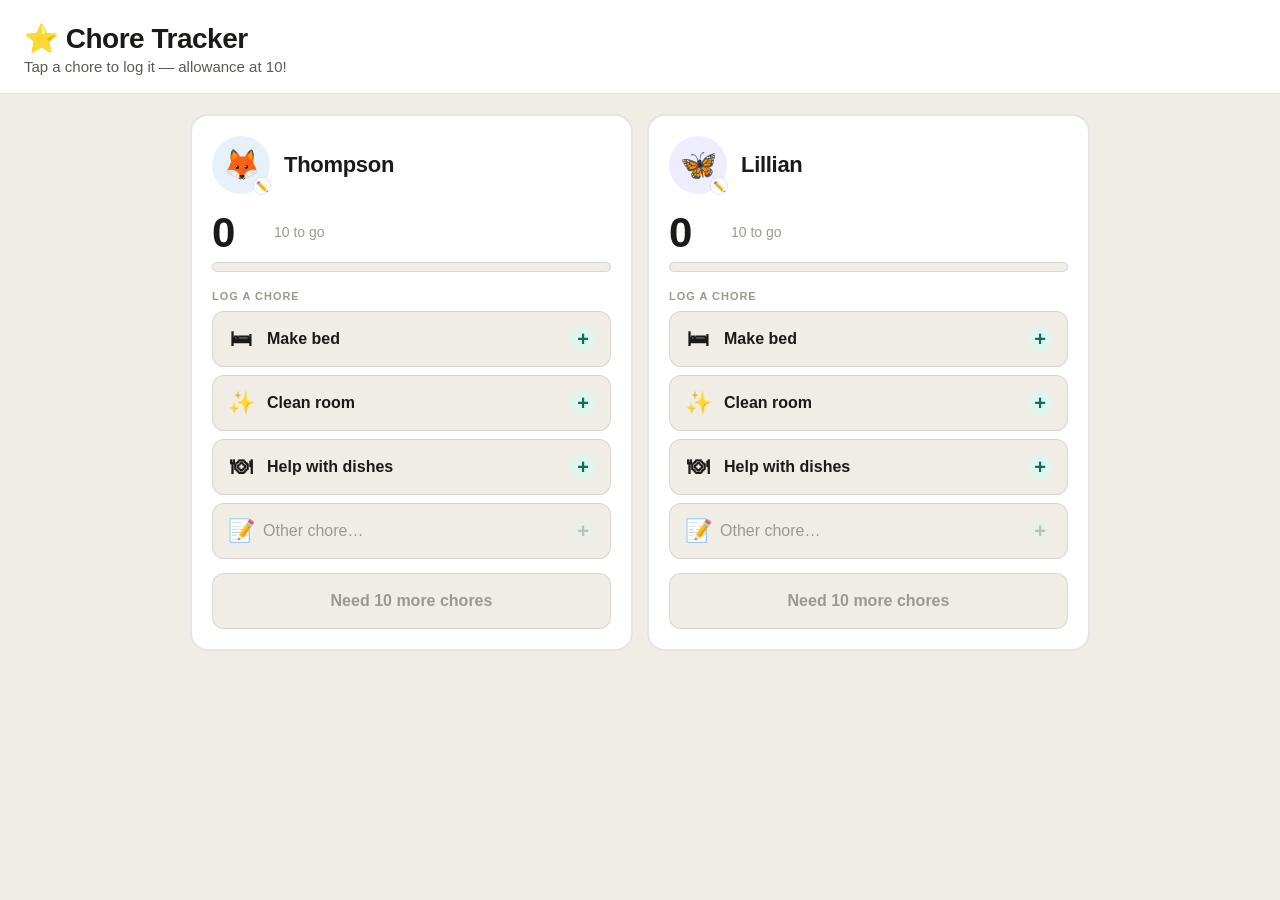
<file: index.html>
<!DOCTYPE html>
<html lang="en">
<head>
  <meta charset="UTF-8">
  <meta name="viewport" content="width=device-width, initial-scale=1.0, viewport-fit=cover">
  <title>Chore Tracker</title>
  <meta name="apple-mobile-web-app-capable" content="yes">
  <meta name="apple-mobile-web-app-status-bar-style" content="black-translucent">
  <meta name="apple-mobile-web-app-title" content="Chores">
  <meta name="theme-color" content="#1D9E75">
  <link rel="manifest" href="manifest.json">
  <link rel="apple-touch-icon" href="icon-192.png">
  <link rel="stylesheet" href="style.css">
</head>
<body>

  <div class="install-banner hidden" id="installBanner">
    <span>📲 <strong>Add to Home Screen:</strong> tap Share → "Add to Home Screen"</span>
    <button class="install-banner-close" onclick="dismissBanner()">✕</button>
  </div>

  <header class="page-header">
    <h1>⭐ Chore Tracker</h1>
    <p>Tap a chore to log it — allowance at 10!</p>
  </header>

  <main class="main">
    <div class="children-grid" id="grid"></div>
  </main>

  <!-- Avatar picker modal -->
  <div class="modal-overlay hidden" id="avatarModal">
    <div class="modal">
      <div class="modal-title">Choose an avatar</div>
      <div class="emoji-grid" id="emojiGrid"></div>
      <button class="modal-cancel" onclick="closeAvatarModal()">Cancel</button>
    </div>
  </div>

  <div class="toast" id="toast"></div>

  <script src="app.js"></script>
</body>
</html>
</file>
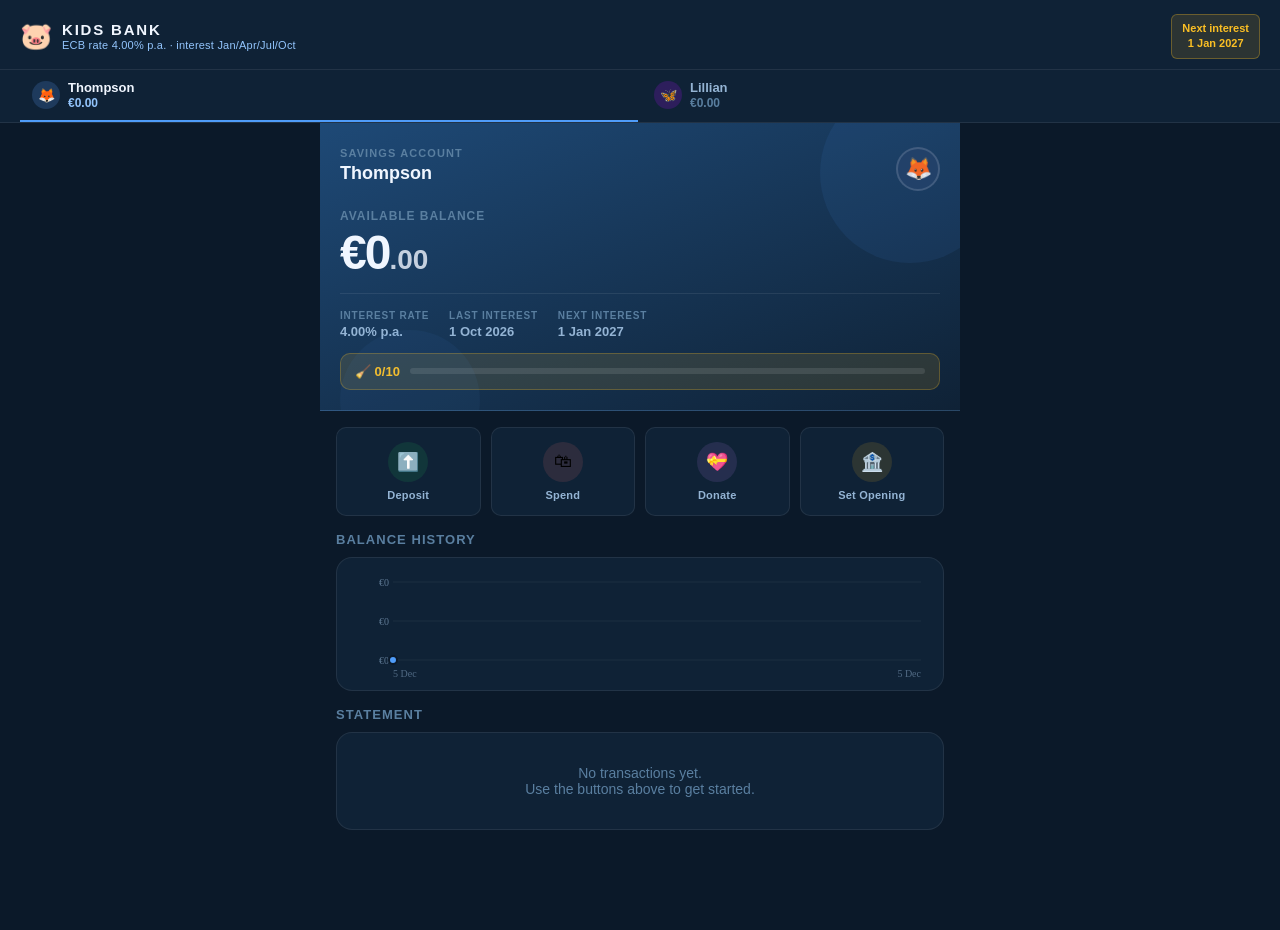
<file: bank/index.html>
<!DOCTYPE html>
<html lang="en">
<head>
  <meta charset="UTF-8">
  <meta name="viewport" content="width=device-width, initial-scale=1.0, viewport-fit=cover">
  <title>Kids Bank</title>
  <meta name="apple-mobile-web-app-capable" content="yes">
  <meta name="apple-mobile-web-app-status-bar-style" content="black">
  <meta name="apple-mobile-web-app-title" content="Bank">
  <meta name="theme-color" content="#1a3a5c">
  <link rel="manifest" href="manifest.json">
  <link rel="apple-touch-icon" href="bank-icon-180.png">
  <link rel="stylesheet" href="style.css">
</head>
<body>

  <!-- Header -->
  <header class="app-header">
    <div class="header-inner">
      <div class="bank-logo">
        <span class="bank-logo-icon">🐷</span>
        <div>
          <div class="bank-name">KIDS BANK</div>
          <div class="bank-tagline" id="rateLabel">Loading rate…</div>
        </div>
      </div>
      <div class="header-right">
        <div class="next-interest-badge" id="nextBadge"></div>
      </div>
    </div>
    <!-- Account tabs -->
    <div class="account-tabs" id="accountTabs"></div>
  </header>

  <!-- Main account view -->
  <main class="main" id="mainContent"></main>

  <!-- Transaction modal -->
  <div class="modal-overlay hidden" id="txModal">
    <div class="modal">
      <div class="modal-header">
        <div class="modal-title" id="txModalTitle">New Transaction</div>
        <button class="modal-close" onclick="closeTxModal()">✕</button>
      </div>
      <div class="tx-type-row" id="txTypeRow">
        <button class="tx-type-btn active" data-type="deposit">⬆️<br>Deposit</button>
        <button class="tx-type-btn" data-type="spend">🛍<br>Spend</button>
        <button class="tx-type-btn" data-type="donate">💝<br>Donate</button>
      </div>
      <div class="form-group">
        <label class="form-label">Amount</label>
        <div class="amount-input-wrap">
          <span class="amount-currency">€</span>
          <input class="amount-input" id="txAmount" type="number" min="0.01" step="0.01" placeholder="0.00" inputmode="decimal">
        </div>
      </div>
      <div class="form-group">
        <label class="form-label">Description <span class="optional">(optional)</span></label>
        <input class="form-input" id="txNote" type="text" maxlength="40" placeholder="e.g. Birthday money">
      </div>
      <div class="modal-actions">
        <button class="btn-secondary" onclick="closeTxModal()">Cancel</button>
        <button class="btn-primary" onclick="confirmTx()">Confirm</button>
      </div>
    </div>
  </div>

  <!-- Opening balance modal -->
  <div class="modal-overlay hidden" id="openingModal">
    <div class="modal">
      <div class="modal-header">
        <div class="modal-title">Opening Balance</div>
        <button class="modal-close" onclick="closeOpeningModal()">✕</button>
      </div>
      <p class="modal-desc">Set the starting balance for this account.</p>
      <div class="form-group">
        <label class="form-label">Balance</label>
        <div class="amount-input-wrap">
          <span class="amount-currency">€</span>
          <input class="amount-input" id="openingAmount" type="number" min="0" step="0.01" placeholder="0.00" inputmode="decimal">
        </div>
      </div>
      <div class="modal-actions">
        <button class="btn-secondary" onclick="closeOpeningModal()">Cancel</button>
        <button class="btn-primary" onclick="confirmOpening()">Set Balance</button>
      </div>
    </div>
  </div>

  <!-- Allowance approval modal -->
  <div class="modal-overlay hidden" id="allowanceModal">
    <div class="modal">
      <div class="modal-header">
        <div class="modal-title">Allowance Ready 🎉</div>
        <button class="modal-close" onclick="closeAllowanceModal()">✕</button>
      </div>
      <p class="modal-desc" id="allowanceText"></p>
      <div class="modal-actions">
        <button class="btn-secondary" onclick="closeAllowanceModal()">Not yet</button>
        <button class="btn-primary" onclick="confirmAllowance()">Pay €5.00</button>
      </div>
    </div>
  </div>

  <div class="toast" id="toast"></div>
  <script src="app.js"></script>
</body>
</html>
</file>
<file: style.css>
*, *::before, *::after { box-sizing: border-box; margin: 0; padding: 0; }

:root {
  --green-50: #E1F5EE;
  --green-100: #9FE1CB;
  --green-400: #1D9E75;
  --green-600: #0F6E56;
  --green-800: #085041;
  --bg: #F0EDE6;
  --card: #FFFFFF;
  --text-primary: #1a1a18;
  --text-secondary: #5a5a54;
  --text-muted: #9a9a90;
  --border: rgba(0,0,0,0.1);
  --border-strong: rgba(0,0,0,0.2);
  --radius: 18px;
  --radius-sm: 12px;
}

@media (prefers-color-scheme: dark) {
  :root {
    --bg: #1a1a18;
    --card: #252523;
    --text-primary: #f0ede6;
    --text-secondary: #9a9a90;
    --text-muted: #6a6a62;
    --border: rgba(255,255,255,0.1);
    --border-strong: rgba(255,255,255,0.2);
  }
}

body {
  font-family: -apple-system, 'Helvetica Neue', Arial, sans-serif;
  background: var(--bg);
  color: var(--text-primary);
  min-height: 100vh;
  padding-top: env(safe-area-inset-top);
  padding-left: env(safe-area-inset-left);
  padding-right: env(safe-area-inset-right);
  padding-bottom: env(safe-area-inset-bottom);
}

/* ── Install banner ── */
.install-banner {
  background: var(--green-50);
  border-bottom: 1px solid var(--green-100);
  padding: 12px 18px;
  font-size: 14px;
  color: var(--green-800);
  display: flex;
  align-items: center;
  gap: 10px;
}
.install-banner.hidden { display: none; }
.install-banner-close {
  margin-left: auto;
  background: none;
  border: none;
  font-size: 20px;
  color: var(--green-600);
  cursor: pointer;
  padding: 0 4px;
  flex-shrink: 0;
}

/* ── Header ── */
.page-header {
  background: var(--card);
  border-bottom: 1px solid var(--border);
  padding: 22px 24px 18px;
  position: sticky;
  top: 0;
  z-index: 10;
}
.page-header h1 {
  font-size: 28px;
  font-weight: 800;
  color: var(--text-primary);
  letter-spacing: -0.5px;
}
.page-header p {
  font-size: 15px;
  color: var(--text-secondary);
  margin-top: 3px;
}

/* ── Layout ── */
.main {
  padding: 20px 14px 80px;
}

.children-grid {
  display: grid;
  grid-template-columns: 1fr 1fr;
  gap: 14px;
  max-width: 900px;
  margin: 0 auto;
}

@media (max-width: 600px) {
  .children-grid { grid-template-columns: 1fr; }
}

/* ── Card ── */
.child-card {
  background: var(--card);
  border: 2px solid var(--border);
  border-radius: var(--radius);
  padding: 20px;
  transition: border-color 0.25s, box-shadow 0.25s;
}

.child-card.ready {
  border-color: var(--green-400);
  box-shadow: 0 0 0 4px rgba(29,158,117,0.12);
}

/* ── Child header ── */
.child-header {
  display: flex;
  align-items: center;
  gap: 14px;
  margin-bottom: 18px;
}

.avatar-btn {
  width: 58px;
  height: 58px;
  border-radius: 50%;
  border: none;
  font-size: 30px;
  display: flex;
  align-items: center;
  justify-content: center;
  cursor: pointer;
  flex-shrink: 0;
  position: relative;
  transition: transform 0.15s;
  -webkit-tap-highlight-color: transparent;
  padding: 0;
}
.avatar-btn:active { transform: scale(0.93); }

.avatar-edit-hint {
  position: absolute;
  bottom: -1px;
  right: -1px;
  width: 18px;
  height: 18px;
  background: var(--card);
  border: 1.5px solid var(--border);
  border-radius: 50%;
  font-size: 10px;
  display: flex;
  align-items: center;
  justify-content: center;
  pointer-events: none;
}

.child-name {
  font-size: 22px;
  font-weight: 800;
  color: var(--text-primary);
  letter-spacing: -0.3px;
}

/* ── Progress ── */
.progress-section { margin-bottom: 18px; }

.progress-row {
  display: flex;
  align-items: center;
  gap: 10px;
  margin-bottom: 8px;
}

.progress-count {
  font-size: 42px;
  font-weight: 900;
  color: var(--text-primary);
  line-height: 1;
  min-width: 52px;
  letter-spacing: -1px;
}

.progress-meta {
  font-size: 14px;
  color: var(--text-muted);
  line-height: 1.4;
}

.progress-meta .ready-label {
  color: var(--green-400);
  font-weight: 700;
  font-size: 15px;
}

.progress-track {
  height: 10px;
  background: var(--bg);
  border-radius: 5px;
  overflow: hidden;
  border: 1px solid var(--border);
}

.progress-fill {
  height: 100%;
  border-radius: 5px;
  background: var(--green-400);
  transition: width 0.5s cubic-bezier(.34,1.56,.64,1);
}

/* ── Section label ── */
.section-label {
  font-size: 11px;
  text-transform: uppercase;
  letter-spacing: 0.09em;
  color: var(--text-muted);
  font-weight: 700;
  margin-bottom: 9px;
}

/* ── Chore buttons ── */
.chores-list {
  display: flex;
  flex-direction: column;
  gap: 8px;
  margin-bottom: 14px;
}

.chore-btn {
  display: flex;
  align-items: center;
  gap: 12px;
  background: var(--bg);
  border: 1.5px solid var(--border);
  border-radius: var(--radius-sm);
  padding: 14px 14px;
  cursor: pointer;
  font-size: 16px;
  font-weight: 600;
  color: var(--text-primary);
  text-align: left;
  width: 100%;
  min-height: 56px;
  transition: background 0.12s, transform 0.1s, border-color 0.12s;
  -webkit-tap-highlight-color: transparent;
}

.chore-btn:hover { background: var(--card); border-color: var(--border-strong); }
.chore-btn:active { transform: scale(0.97); }

.chore-icon { font-size: 22px; width: 28px; text-align: center; flex-shrink: 0; }
.chore-label { flex: 1; }

.chore-plus {
  width: 26px;
  height: 26px;
  background: var(--green-50);
  color: var(--green-600);
  border-radius: 50%;
  display: flex;
  align-items: center;
  justify-content: center;
  font-size: 20px;
  font-weight: 700;
  line-height: 1;
  flex-shrink: 0;
}

/* ── Other chore row ── */
.other-row {
  display: flex;
  align-items: center;
  gap: 8px;
  background: var(--bg);
  border: 1.5px solid var(--border);
  border-radius: var(--radius-sm);
  padding: 8px 14px;
  min-height: 56px;
  transition: border-color 0.12s;
}
.other-row:focus-within { border-color: var(--border-strong); background: var(--card); }
.other-icon { font-size: 22px; width: 28px; text-align: center; flex-shrink: 0; }

.other-input {
  flex: 1;
  border: none;
  background: transparent;
  font-size: 16px;
  font-weight: 600;
  color: var(--text-primary);
  outline: none;
  padding: 4px 0;
  min-width: 0;
}
.other-input::placeholder { color: var(--text-muted); font-weight: 400; }

.other-submit {
  width: 26px;
  height: 26px;
  background: var(--green-50);
  color: var(--green-600);
  border: none;
  border-radius: 50%;
  display: flex;
  align-items: center;
  justify-content: center;
  font-size: 20px;
  font-weight: 700;
  flex-shrink: 0;
  cursor: pointer;
  padding: 0;
  transition: background 0.12s, transform 0.1s;
  -webkit-tap-highlight-color: transparent;
}
.other-submit:hover { background: var(--green-100); }
.other-submit:active { transform: scale(0.93); }
.other-submit:disabled { opacity: 0.3; cursor: default; }

/* ── Pay button ── */
.pay-btn {
  width: 100%;
  padding: 16px;
  border: none;
  border-radius: var(--radius-sm);
  font-size: 16px;
  font-weight: 800;
  cursor: pointer;
  min-height: 56px;
  transition: background 0.15s, transform 0.1s;
  -webkit-tap-highlight-color: transparent;
}
.pay-btn.active { background: var(--green-400); color: #fff; }
.pay-btn.active:hover { background: var(--green-600); }
.pay-btn.active:active { transform: scale(0.98); }
.pay-btn.inactive {
  background: var(--bg);
  color: var(--text-muted);
  border: 1.5px solid var(--border);
  cursor: default;
}

/* ── History ── */
.history-section {
  margin-top: 14px;
  border-top: 1.5px solid var(--border);
  padding-top: 12px;
}

.history-item {
  display: flex;
  align-items: center;
  padding: 6px 0;
  gap: 8px;
}

.history-item-label {
  font-size: 13px;
  color: var(--text-secondary);
  flex: 1;
  min-width: 0;
  overflow: hidden;
  text-overflow: ellipsis;
  white-space: nowrap;
}
.history-item-label.pay { color: var(--green-400); font-weight: 700; }

.history-item-time {
  font-size: 12px;
  color: var(--text-muted);
  white-space: nowrap;
  flex-shrink: 0;
}

.history-item-remove {
  width: 26px;
  height: 26px;
  border: none;
  background: transparent;
  color: var(--text-muted);
  border-radius: 50%;
  display: flex;
  align-items: center;
  justify-content: center;
  font-size: 18px;
  cursor: pointer;
  flex-shrink: 0;
  padding: 0;
  opacity: 0.4;
  transition: opacity 0.15s, background 0.12s, color 0.12s;
  -webkit-tap-highlight-color: transparent;
}
.history-item:hover .history-item-remove { opacity: 1; }
.history-item-remove:hover { background: #FCEBEB; color: #A32D2D; }
.history-item-remove:active { background: #FCEBEB; color: #A32D2D; opacity: 1; }

/* ── Avatar modal ── */
.modal-overlay {
  position: fixed;
  inset: 0;
  background: rgba(0,0,0,0.4);
  display: flex;
  align-items: center;
  justify-content: center;
  z-index: 100;
  padding: 24px;
}
.modal-overlay.hidden { display: none; }

.modal {
  background: var(--card);
  border-radius: var(--radius);
  padding: 24px;
  max-width: 340px;
  width: 100%;
  box-shadow: 0 20px 60px rgba(0,0,0,0.25);
}

.modal-title {
  font-size: 20px;
  font-weight: 800;
  color: var(--text-primary);
  margin-bottom: 18px;
  text-align: center;
}

.emoji-grid {
  display: grid;
  grid-template-columns: repeat(5, 1fr);
  gap: 10px;
  margin-bottom: 18px;
}

.emoji-option {
  aspect-ratio: 1;
  border: 2px solid var(--border);
  border-radius: 14px;
  background: var(--bg);
  font-size: 28px;
  display: flex;
  align-items: center;
  justify-content: center;
  cursor: pointer;
  transition: border-color 0.12s, transform 0.1s, background 0.12s;
  -webkit-tap-highlight-color: transparent;
}
.emoji-option:hover { border-color: var(--green-400); background: var(--green-50); }
.emoji-option:active { transform: scale(0.92); }
.emoji-option.selected { border-color: var(--green-400); background: var(--green-50); }

.modal-cancel {
  width: 100%;
  padding: 14px;
  background: var(--bg);
  border: 1.5px solid var(--border);
  border-radius: var(--radius-sm);
  font-size: 16px;
  font-weight: 700;
  color: var(--text-secondary);
  cursor: pointer;
  -webkit-tap-highlight-color: transparent;
}

/* ── Toast ── */
.toast {
  position: fixed;
  bottom: calc(24px + env(safe-area-inset-bottom));
  left: 50%;
  transform: translateX(-50%) translateY(80px);
  background: var(--green-800);
  color: #E1F5EE;
  border-radius: var(--radius-sm);
  padding: 14px 22px;
  font-size: 15px;
  font-weight: 700;
  z-index: 999;
  opacity: 0;
  transition: transform 0.35s cubic-bezier(.34,1.56,.64,1), opacity 0.3s;
  max-width: 340px;
  text-align: center;
  pointer-events: none;
  white-space: nowrap;
}
.toast.show {
  transform: translateX(-50%) translateY(0);
  opacity: 1;
  pointer-events: auto;
}

@keyframes pop {
  0%   { transform: scale(1); }
  40%  { transform: scale(1.03); }
  100% { transform: scale(1); }
}
.child-card.popped { animation: pop 0.25s ease; }
</file>
<file: bank/style.css>
*, *::before, *::after { box-sizing: border-box; margin: 0; padding: 0; }

:root {
  /* Navy bank palette */
  --navy-900: #0b1929;
  --navy-800: #0f2236;
  --navy-700: #1a3a5c;
  --navy-600: #1e4976;
  --navy-500: #2563a8;
  --accent:   #4f9cf9;
  --accent-light: #93c5fd;
  --gold:     #f0c040;
  --gold-dark: #b8920a;

  --green:    #22c55e;
  --green-bg: rgba(34,197,94,0.12);
  --red:      #f87171;
  --red-bg:   rgba(248,113,113,0.12);
  --purple:   #c084fc;
  --purple-bg:rgba(192,132,252,0.12);
  --amber:    #fbbf24;
  --amber-bg: rgba(251,191,36,0.12);

  --bg:       #0b1929;
  --surface:  #0f2236;
  --surface-2:#162d47;
  --surface-3:#1a3a5c;
  --text-1:   #f0f6ff;
  --text-2:   #94b4d4;
  --text-3:   #5a7fa0;
  --border:   rgba(255,255,255,0.08);
  --border-2: rgba(255,255,255,0.14);
  --radius:   16px;
  --radius-sm:10px;
  --radius-xs: 6px;
}

body {
  font-family: -apple-system, 'SF Pro Display', 'Helvetica Neue', Arial, sans-serif;
  background: var(--bg);
  color: var(--text-1);
  min-height: 100vh;
  padding-top: env(safe-area-inset-top);
  padding-bottom: env(safe-area-inset-bottom);
}

/* ── App Header ── */
.app-header {
  background: var(--navy-800);
  border-bottom: 1px solid var(--border);
  position: sticky;
  top: 0;
  z-index: 20;
}

.header-inner {
  display: flex;
  align-items: center;
  justify-content: space-between;
  padding: 14px 20px 10px;
}

.bank-logo {
  display: flex;
  align-items: center;
  gap: 10px;
}

.bank-logo-icon {
  font-size: 26px;
  line-height: 1;
}

.bank-name {
  font-size: 15px;
  font-weight: 800;
  letter-spacing: 0.12em;
  color: var(--text-1);
}

.bank-tagline {
  font-size: 11px;
  color: var(--accent-light);
  margin-top: 1px;
  letter-spacing: 0.02em;
}

.next-interest-badge {
  background: var(--amber-bg);
  border: 1px solid rgba(251,191,36,0.3);
  border-radius: var(--radius-xs);
  padding: 6px 10px;
  font-size: 11px;
  font-weight: 600;
  color: var(--amber);
  text-align: center;
  white-space: pre-line;
  line-height: 1.4;
}

/* ── Account Tabs ── */
.account-tabs {
  display: flex;
  padding: 0 20px;
  gap: 4px;
  border-top: 1px solid var(--border);
}

.account-tab {
  flex: 1;
  display: flex;
  align-items: center;
  gap: 8px;
  padding: 10px 12px;
  background: none;
  border: none;
  border-bottom: 2px solid transparent;
  cursor: pointer;
  transition: all 0.15s;
  -webkit-tap-highlight-color: transparent;
}

.account-tab.active {
  border-bottom-color: var(--accent);
}

.tab-avatar {
  width: 28px;
  height: 28px;
  border-radius: 50%;
  font-size: 14px;
  display: flex;
  align-items: center;
  justify-content: center;
  flex-shrink: 0;
}

.tab-info { text-align: left; }
.tab-name {
  font-size: 13px;
  font-weight: 700;
  color: var(--text-2);
}
.account-tab.active .tab-name { color: var(--text-1); }
.tab-balance {
  font-size: 12px;
  font-weight: 600;
  color: var(--text-3);
  margin-top: 1px;
}
.account-tab.active .tab-balance { color: var(--accent-light); }

/* ── Main ── */
.main {
  padding: 0 0 100px;
  max-width: 640px;
  margin: 0 auto;
}

/* ── Hero Balance Card ── */
.hero-card {
  background: linear-gradient(160deg, var(--navy-600) 0%, var(--navy-800) 100%);
  border-bottom: 1px solid var(--border);
  padding: 24px 20px 20px;
  position: relative;
  overflow: hidden;
}

.hero-card::before {
  content: '';
  position: absolute;
  top: -40px; right: -40px;
  width: 180px; height: 180px;
  border-radius: 50%;
  background: rgba(79,156,249,0.08);
  pointer-events: none;
}

.hero-card::after {
  content: '';
  position: absolute;
  bottom: -60px; left: 20px;
  width: 140px; height: 140px;
  border-radius: 50%;
  background: rgba(79,156,249,0.05);
  pointer-events: none;
}

.hero-top {
  display: flex;
  align-items: flex-start;
  justify-content: space-between;
  margin-bottom: 18px;
}

.hero-account-label {
  font-size: 11px;
  text-transform: uppercase;
  letter-spacing: 0.1em;
  color: var(--text-3);
  font-weight: 600;
  margin-bottom: 4px;
}

.hero-name {
  font-size: 18px;
  font-weight: 800;
  color: var(--text-1);
}

.hero-avatar {
  width: 44px;
  height: 44px;
  border-radius: 50%;
  font-size: 22px;
  display: flex;
  align-items: center;
  justify-content: center;
  border: 2px solid rgba(255,255,255,0.15);
}

.hero-balance-label {
  font-size: 12px;
  color: var(--text-3);
  text-transform: uppercase;
  letter-spacing: 0.08em;
  font-weight: 600;
  margin-bottom: 6px;
}

.hero-balance {
  font-size: 48px;
  font-weight: 900;
  color: var(--text-1);
  letter-spacing: -2px;
  line-height: 1;
  font-variant-numeric: tabular-nums;
}

.hero-balance .cents {
  font-size: 28px;
  font-weight: 700;
  letter-spacing: 0;
  opacity: 0.8;
}

.hero-meta {
  display: flex;
  gap: 20px;
  margin-top: 16px;
  padding-top: 16px;
  border-top: 1px solid var(--border);
}

.hero-meta-item {}
.hero-meta-label {
  font-size: 10px;
  text-transform: uppercase;
  letter-spacing: 0.08em;
  color: var(--text-3);
  font-weight: 600;
  margin-bottom: 3px;
}
.hero-meta-value {
  font-size: 13px;
  font-weight: 700;
  color: var(--text-2);
}

/* Chore banner inside hero */
.chore-hero-row {
  display: flex;
  align-items: center;
  gap: 10px;
  background: var(--amber-bg);
  border: 1px solid rgba(251,191,36,0.25);
  border-radius: var(--radius-sm);
  padding: 10px 14px;
  margin-top: 14px;
}
.chore-hero-label {
  font-size: 13px;
  font-weight: 600;
  color: var(--amber);
  white-space: nowrap;
}
.chore-hero-track {
  flex: 1;
  height: 6px;
  background: rgba(255,255,255,0.1);
  border-radius: 3px;
  overflow: hidden;
}
.chore-hero-fill {
  height: 100%;
  background: var(--amber);
  border-radius: 3px;
  transition: width 0.4s ease;
}
.chore-approve-btn {
  background: var(--amber);
  color: #000;
  border: none;
  border-radius: var(--radius-xs);
  padding: 7px 13px;
  font-size: 12px;
  font-weight: 800;
  cursor: pointer;
  white-space: nowrap;
  -webkit-tap-highlight-color: transparent;
}

/* ── Quick Actions ── */
.quick-actions {
  display: grid;
  grid-template-columns: repeat(4, 1fr);
  gap: 10px;
  padding: 16px 16px 0;
}

.quick-btn {
  display: flex;
  flex-direction: column;
  align-items: center;
  gap: 7px;
  background: var(--surface);
  border: 1px solid var(--border);
  border-radius: var(--radius-sm);
  padding: 14px 6px;
  cursor: pointer;
  transition: background 0.12s, transform 0.1s;
  -webkit-tap-highlight-color: transparent;
}
.quick-btn:active { transform: scale(0.94); }

.quick-icon {
  width: 40px;
  height: 40px;
  border-radius: 50%;
  display: flex;
  align-items: center;
  justify-content: center;
  font-size: 18px;
}
.quick-btn.deposit .quick-icon { background: var(--green-bg); }
.quick-btn.spend   .quick-icon { background: var(--red-bg); }
.quick-btn.donate  .quick-icon { background: var(--purple-bg); }
.quick-btn.opening .quick-icon { background: var(--amber-bg); }

.quick-label {
  font-size: 11px;
  font-weight: 700;
  color: var(--text-2);
  text-align: center;
  letter-spacing: 0.02em;
}

/* ── Chart section ── */
.section {
  padding: 16px 16px 0;
}

.section-header {
  display: flex;
  align-items: center;
  justify-content: space-between;
  margin-bottom: 10px;
}

.section-title {
  font-size: 13px;
  font-weight: 700;
  text-transform: uppercase;
  letter-spacing: 0.08em;
  color: var(--text-3);
}

.chart-card {
  background: var(--surface);
  border: 1px solid var(--border);
  border-radius: var(--radius);
  padding: 14px 12px 8px;
  overflow: hidden;
}

canvas.balance-chart {
  width: 100%;
  display: block;
}

/* ── Statement / Transactions ── */
.statement-card {
  background: var(--surface);
  border: 1px solid var(--border);
  border-radius: var(--radius);
  overflow: hidden;
}

.tx-row {
  display: flex;
  align-items: center;
  gap: 12px;
  padding: 13px 16px;
  border-bottom: 1px solid var(--border);
  transition: background 0.1s;
}
.tx-row:last-child { border-bottom: none; }
.tx-row:hover { background: var(--surface-2); }

.tx-icon-wrap {
  width: 38px;
  height: 38px;
  border-radius: 10px;
  display: flex;
  align-items: center;
  justify-content: center;
  font-size: 17px;
  flex-shrink: 0;
}
.tx-icon-wrap.deposit  { background: var(--green-bg); }
.tx-icon-wrap.spend    { background: var(--red-bg); }
.tx-icon-wrap.donate   { background: var(--purple-bg); }
.tx-icon-wrap.interest { background: rgba(79,156,249,0.15); }
.tx-icon-wrap.allowance{ background: var(--amber-bg); }
.tx-icon-wrap.opening  { background: rgba(255,255,255,0.06); }

.tx-body { flex: 1; min-width: 0; }
.tx-desc {
  font-size: 14px;
  font-weight: 600;
  color: var(--text-1);
  white-space: nowrap;
  overflow: hidden;
  text-overflow: ellipsis;
}
.tx-date-str {
  font-size: 11px;
  color: var(--text-3);
  margin-top: 2px;
  font-variant-numeric: tabular-nums;
}

.tx-right { text-align: right; flex-shrink: 0; }
.tx-amount {
  font-size: 15px;
  font-weight: 800;
  font-variant-numeric: tabular-nums;
}
.tx-amount.cr { color: var(--green); }
.tx-amount.dr { color: var(--red); }

.tx-running-bal {
  font-size: 11px;
  color: var(--text-3);
  margin-top: 2px;
}

.tx-remove-btn {
  width: 28px;
  height: 28px;
  border: none;
  background: transparent;
  color: var(--text-3);
  border-radius: 50%;
  font-size: 18px;
  cursor: pointer;
  display: flex;
  align-items: center;
  justify-content: center;
  opacity: 0;
  flex-shrink: 0;
  padding: 0;
  transition: opacity 0.15s, background 0.12s, color 0.12s;
  -webkit-tap-highlight-color: transparent;
}
.tx-row:hover .tx-remove-btn { opacity: 1; }
.tx-remove-btn:hover { background: var(--red-bg); color: var(--red); }
/* always slightly visible on touch */
@media (hover: none) { .tx-remove-btn { opacity: 0.35; } }

.empty-state {
  padding: 32px 20px;
  text-align: center;
  color: var(--text-3);
  font-size: 14px;
}

/* ── Modals ── */
.modal-overlay {
  position: fixed;
  inset: 0;
  background: rgba(0,0,0,0.65);
  display: flex;
  align-items: flex-end;
  justify-content: center;
  z-index: 100;
  padding-bottom: env(safe-area-inset-bottom);
}
.modal-overlay.hidden { display: none; }

.modal {
  background: var(--surface);
  border-radius: var(--radius) var(--radius) 0 0;
  padding: 24px 20px 28px;
  width: 100%;
  max-width: 500px;
  border-top: 1px solid var(--border-2);
}

.modal-header {
  display: flex;
  align-items: center;
  justify-content: space-between;
  margin-bottom: 20px;
}

.modal-title {
  font-size: 18px;
  font-weight: 800;
  color: var(--text-1);
}

.modal-close {
  width: 30px; height: 30px;
  border: none;
  background: var(--surface-2);
  color: var(--text-2);
  border-radius: 50%;
  font-size: 16px;
  cursor: pointer;
  display: flex;
  align-items: center;
  justify-content: center;
  padding: 0;
}

.modal-desc {
  font-size: 14px;
  color: var(--text-2);
  margin-bottom: 18px;
  line-height: 1.5;
}

.tx-type-row {
  display: grid;
  grid-template-columns: 1fr 1fr 1fr;
  gap: 8px;
  margin-bottom: 20px;
}

.tx-type-btn {
  padding: 12px 4px;
  border: 1.5px solid var(--border);
  border-radius: var(--radius-sm);
  background: var(--surface-2);
  font-size: 13px;
  font-weight: 700;
  color: var(--text-2);
  cursor: pointer;
  line-height: 1.5;
  transition: all 0.12s;
  -webkit-tap-highlight-color: transparent;
}
.tx-type-btn.active {
  border-color: var(--accent);
  background: rgba(79,156,249,0.12);
  color: var(--accent-light);
}

.form-group { margin-bottom: 16px; }
.form-label {
  display: block;
  font-size: 12px;
  font-weight: 700;
  color: var(--text-3);
  text-transform: uppercase;
  letter-spacing: 0.07em;
  margin-bottom: 8px;
}
.optional { font-weight: 400; text-transform: none; letter-spacing: 0; }

.amount-input-wrap {
  display: flex;
  align-items: center;
  background: var(--surface-2);
  border: 1.5px solid var(--border-2);
  border-radius: var(--radius-sm);
  overflow: hidden;
}
.amount-currency {
  padding: 0 12px;
  font-size: 20px;
  font-weight: 700;
  color: var(--text-3);
  border-right: 1px solid var(--border);
  background: var(--surface-3);
  height: 52px;
  display: flex;
  align-items: center;
}
.amount-input {
  flex: 1;
  padding: 14px 14px;
  background: transparent;
  border: none;
  font-size: 22px;
  font-weight: 700;
  color: var(--text-1);
  outline: none;
  font-variant-numeric: tabular-nums;
  -webkit-appearance: none;
}
.amount-input::placeholder { color: var(--text-3); font-weight: 400; }
.amount-input-wrap:focus-within { border-color: var(--accent); }

.form-input {
  width: 100%;
  padding: 13px 14px;
  border: 1.5px solid var(--border-2);
  border-radius: var(--radius-sm);
  font-size: 15px;
  background: var(--surface-2);
  color: var(--text-1);
  outline: none;
}
.form-input:focus { border-color: var(--accent); }
.form-input::placeholder { color: var(--text-3); }

.modal-actions {
  display: grid;
  grid-template-columns: 1fr 1fr;
  gap: 10px;
  margin-top: 6px;
}

.btn-secondary {
  padding: 15px;
  background: var(--surface-2);
  border: 1px solid var(--border-2);
  border-radius: var(--radius-sm);
  font-size: 15px;
  font-weight: 700;
  color: var(--text-2);
  cursor: pointer;
}
.btn-primary {
  padding: 15px;
  background: var(--accent);
  border: none;
  border-radius: var(--radius-sm);
  font-size: 15px;
  font-weight: 800;
  color: #fff;
  cursor: pointer;
  transition: background 0.12s;
}
.btn-primary:hover { background: #2563EB; }

/* ── Toast ── */
.toast {
  position: fixed;
  top: calc(20px + env(safe-area-inset-top));
  left: 50%;
  transform: translateX(-50%) translateY(-20px);
  background: var(--surface-3);
  color: var(--text-1);
  border: 1px solid var(--border-2);
  border-radius: var(--radius-sm);
  padding: 12px 20px;
  font-size: 14px;
  font-weight: 600;
  z-index: 999;
  opacity: 0;
  transition: transform 0.3s cubic-bezier(.34,1.56,.64,1), opacity 0.25s;
  max-width: 320px;
  text-align: center;
  pointer-events: none;
  white-space: nowrap;
}
.toast.show {
  transform: translateX(-50%) translateY(0);
  opacity: 1;
}
</file>
